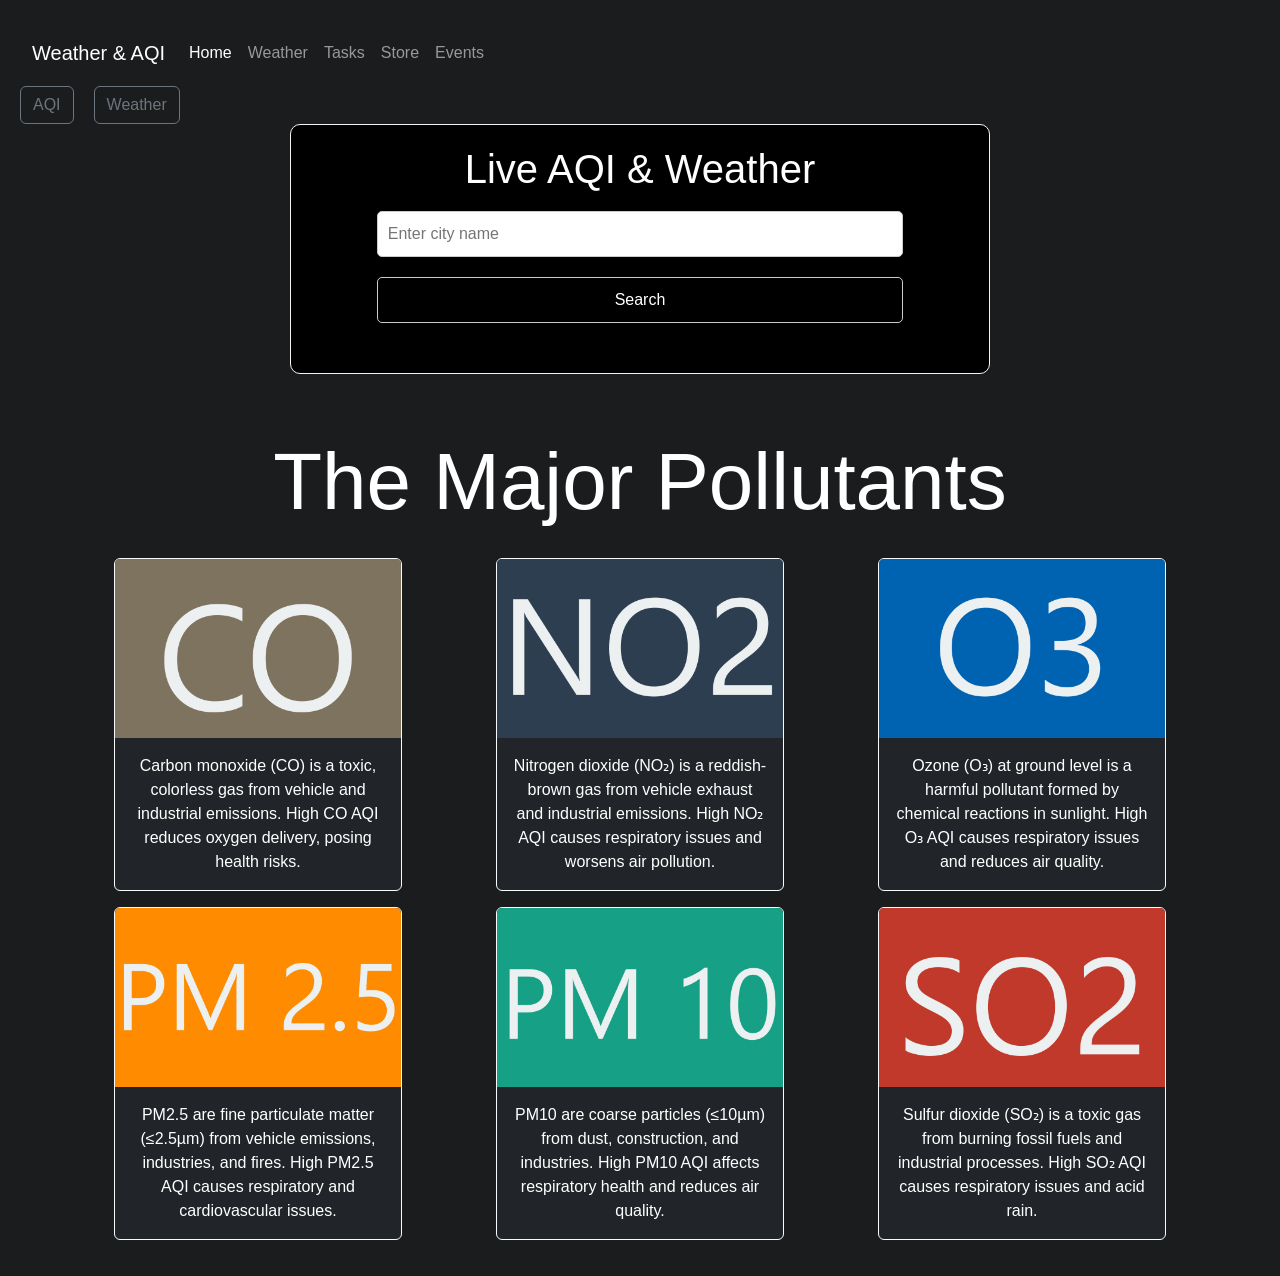
<file: index.html>
<!DOCTYPE html>
<html lang="en">
<head>
    <meta charset="UTF-8">
    <meta name="viewport" content="width=device-width, initial-scale=1.0">
    <title>Live AQI & Weather</title>
    <link href="https://cdn.jsdelivr.net/npm/bootstrap@5.3.3/dist/css/bootstrap.min.css" rel="stylesheet">
    <link rel="stylesheet" href="style1.css">
</head>
<body>

  <nav class="navbar navbar-expand-lg bg-transparent" data-bs-theme="dark">
    <div class="container-fluid">
      <a class="navbar-brand" href="#">Weather & AQI</a>
      <button class="navbar-toggler" type="button" data-bs-toggle="collapse" data-bs-target="#navbarNavDropdown">
        <span class="navbar-toggler-icon"></span>
      </button>
      <div class="collapse navbar-collapse" id="navbarNavDropdown">
        <ul class="navbar-nav">
          <li class="nav-item"><a class="nav-link active" href="#">Home</a></li>
          <li class="nav-item"><a class="nav-link" href="weather.html">Weather</a></li>
          <li class="nav-item"><a class="nav-link" href="tasks.html">Tasks</a></li>
          <li class="nav-item"><a class="nav-link" href="store.html">Store</a></li>
          <li class="nav-item"><a class="nav-link" href="events.html">Events</a></li>
        </ul>
      </div>
    </div>
  </nav>

  <div class="waa">
  <a href="#" type="button" class="btn btn-outline-secondary ">AQI</a>
  <a href="weather.html" type="button" class="btn btn-outline-secondary ">Weather</a>
</div>
  <div class="container">
    <h1>Live AQI & Weather</h1>
    <input type="text" id="cityInput" placeholder="Enter city name">
    <button id="searchButton">Search</button>
    
    <div id="resultsDiv" class="result"></div>
  </div>

  <br>
  <br>
  <p class="head1">The Major Pollutants</p>
  <div class="pl1">

  <div class="card text-bg-dark mb-3 border-light mb-3" style="width: 18rem;">
    <img src="co.jpg" class="card-img-top" alt="...">
    <div class="card-body">
      <p class="card-text">Carbon monoxide (CO) is a toxic, colorless gas from vehicle and industrial emissions. High CO AQI reduces oxygen delivery, posing health risks.</p>
    </div>
  </div>

  <div class="card text-bg-dark mb-3 border-light mb-3" style="width: 18rem;">
    <img src="NO2.jpg" class="card-img-top" alt="...">
    <div class="card-body">
      <p class="card-text">Nitrogen dioxide (NO₂) is a reddish-brown gas from vehicle exhaust and industrial emissions. High NO₂ AQI causes respiratory issues and worsens air pollution.</p>
    </div>
  </div>

  <div class="card text-bg-dark mb-3 border-light mb-3" style="width: 18rem;">
    <img src="O3.jpg" class="card-img-top" alt="...">
    <div class="card-body">
      <p class="card-text">Ozone (O₃) at ground level is a harmful pollutant formed by chemical reactions in sunlight. High O₃ AQI causes respiratory issues and reduces air quality.</p>
    </div>
  </div>
</div>

<div class="pl2">
  <div class="card text-bg-dark mb-3 border-light mb-3" style="width: 18rem;">
    <img src="PM2.5.jpg" class="card-img-top" alt="...">
    <div class="card-body">
      <p class="card-text">PM2.5 are fine particulate matter (≤2.5µm) from vehicle emissions, industries, and fires. High PM2.5 AQI causes respiratory and cardiovascular issues.</p>
    </div>
  </div>


  <div class="card text-bg-dark mb-3 border-light mb-3" style="width: 18rem;">
    <img src="PM10.jpg" class="card-img-top" alt="...">
    <div class="card-body">
      <p class="card-text">PM10 are coarse particles (≤10µm) from dust, construction, and industries. High PM10 AQI affects respiratory health and reduces air quality.</p>
    </div>
  </div>

  <div class="card text-bg-dark mb-3 border-light mb-3" style="width: 18rem;">
    <img src="SO2.jpg" class="card-img-top" alt="...">
    <div class="card-body">
      <p class="card-text">Sulfur dioxide (SO₂) is a toxic gas from burning fossil fuels and industrial processes. High SO₂ AQI causes respiratory issues and acid rain.</p>
    </div>
  </div>
</div>

  <script src="https://cdn.jsdelivr.net/npm/bootstrap@5.3.3/dist/js/bootstrap.bundle.min.js"></script>
  <script src="script2.js"></script>
</body>
</html>
</file>
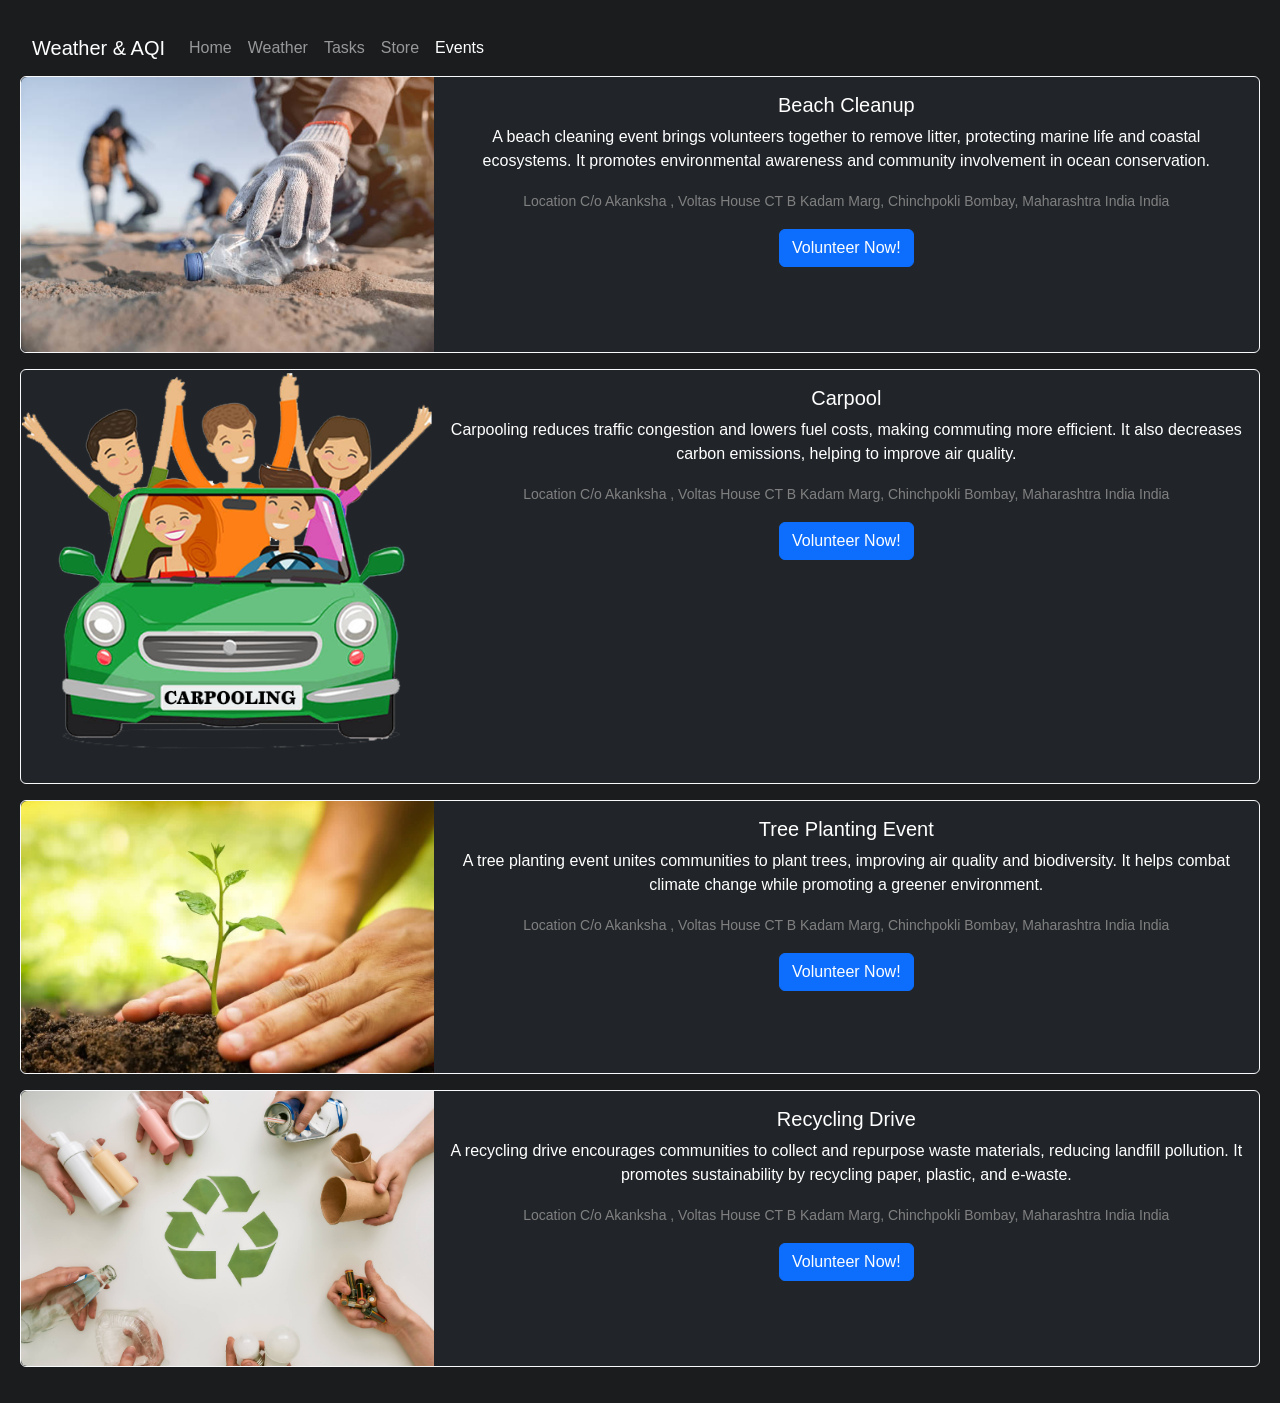
<file: events.html>
<!DOCTYPE html>
<html lang="en">
<head>
    <meta charset="UTF-8">
    <meta name="viewport" content="width=device-width, initial-scale=1.0">
    <title>Dashboard</title>
    <link href="https://cdn.jsdelivr.net/npm/bootstrap@5.3.3/dist/css/bootstrap.min.css" rel="stylesheet">
    <link rel="stylesheet" href="dashboard.css">
</head>
<body>
     
    <nav class="navbar navbar-expand-lg bg-transparent" data-bs-theme="dark">
        <div class="container-fluid">
          <a class="navbar-brand" href="#">Weather & AQI</a>
          <button class="navbar-toggler" type="button" data-bs-toggle="collapse" data-bs-target="#navbarNavDropdown">
            <span class="navbar-toggler-icon"></span>
          </button>
          <div class="collapse navbar-collapse" id="navbarNavDropdown">
            <ul class="navbar-nav">
              <li class="nav-item"><a class="nav-link" href="aqi1.html">Home</a></li>
              <li class="nav-item"><a class="nav-link" href="weather.html">Weather</a></li>
              <li class="nav-item"><a class="nav-link" href="tasks.html">Tasks</a></li>
              <li class="nav-item"><a class="nav-link" href="store.html">Store</a></li>
              <li class="nav-item"><a class="nav-link active" href="#">Events</a></li>
            </ul>
          </div>
        </div>
      </nav>

      <div class="card-body custom-card-text">
      <div class="card mb-3 text-bg-dark mb-3 border-light" style="max-width: 100vw;" >
        <div class="row g-0">
          <div class="col-md-4">
            <img src="beach.jpg" class="img-fluid rounded-start" alt="...">
          </div>
          <div class="col-md-8">
            <div class="card-body">
              <h5 class="card-title">Beach Cleanup</h5>
              <p class="card-text">A beach cleaning event brings volunteers together to remove litter, protecting marine life and coastal ecosystems. It promotes environmental awareness and community involvement in ocean conservation.</p>
              <p class="card-text"><small class="text-body-secondary" style="color: gray !important;">
                Location
C/o Akanksha , Voltas House CT B Kadam Marg, Chinchpokli Bombay, Maharashtra India India
                </small></p>
              <a href="#" class="btn btn-primary">Volunteer Now!</a>
            </div>
          </div>
        </div>
      </div>
    </div>

    <div class="card-body custom-card-text">
        <div class="card mb-3 text-bg-dark mb-3 border-light" style="max-width: 100vw;" >
          <div class="row g-0">
            <div class="col-md-4">
              <img src="carpool.png" class="img-fluid rounded-start" alt="...">
            </div>
            <div class="col-md-8">
              <div class="card-body">
                <h5 class="card-title">Carpool</h5>
                <p class="card-text">Carpooling reduces traffic congestion and lowers fuel costs, making commuting more efficient. It also decreases carbon emissions, helping to improve air quality.</p>
                <p class="card-text"><small class="text-body-secondary" style="color: gray !important;">
                  Location
  C/o Akanksha , Voltas House CT B Kadam Marg, Chinchpokli Bombay, Maharashtra India India
                  </small></p>
                <a href="#" class="btn btn-primary">Volunteer Now!</a>
              </div>
            </div>
          </div>
        </div>
      </div>

      <div class="card-body custom-card-text">
        <div class="card mb-3 text-bg-dark mb-3 border-light" style="max-width: 100vw;" >
          <div class="row g-0">
            <div class="col-md-4">
              <img src="tree.jpg" class="img-fluid rounded-start" alt="...">
            </div>
            <div class="col-md-8">
              <div class="card-body">
                <h5 class="card-title">Tree Planting Event</h5>
                <p class="card-text">A tree planting event unites communities to plant trees, improving air quality and biodiversity. It helps combat climate change while promoting a greener environment.</p>
                <p class="card-text"><small class="text-body-secondary" style="color: gray !important;">
                  Location
  C/o Akanksha , Voltas House CT B Kadam Marg, Chinchpokli Bombay, Maharashtra India India
                  </small></p>
                <a href="#" class="btn btn-primary">Volunteer Now!</a>
              </div>
            </div>
          </div>
        </div>
      </div>

      <div class="card-body custom-card-text">
        <div class="card mb-3 text-bg-dark mb-3 border-light" style="max-width: 100vw;" >
          <div class="row g-0">
            <div class="col-md-4">
              <img src="recycle.jpeg" class="img-fluid rounded-start" alt="...">
            </div>
            <div class="col-md-8">
              <div class="card-body">
                <h5 class="card-title">Recycling Drive</h5>
                <p class="card-text">A recycling drive encourages communities to collect and repurpose waste materials, reducing landfill pollution. It promotes sustainability by recycling paper, plastic, and e-waste.</p>
                <p class="card-text"><small class="text-body-secondary" style="color: gray !important;">
                  Location
  C/o Akanksha , Voltas House CT B Kadam Marg, Chinchpokli Bombay, Maharashtra India India
                  </small></p>
                <a href="#" class="btn btn-primary">Volunteer Now!</a>
              </div>
            </div>
          </div>
        </div>
      </div>

      <script src="https://cdn.jsdelivr.net/npm/bootstrap@5.3.3/dist/js/bootstrap.bundle.min.js"></script>
</body>
</html>
</file>
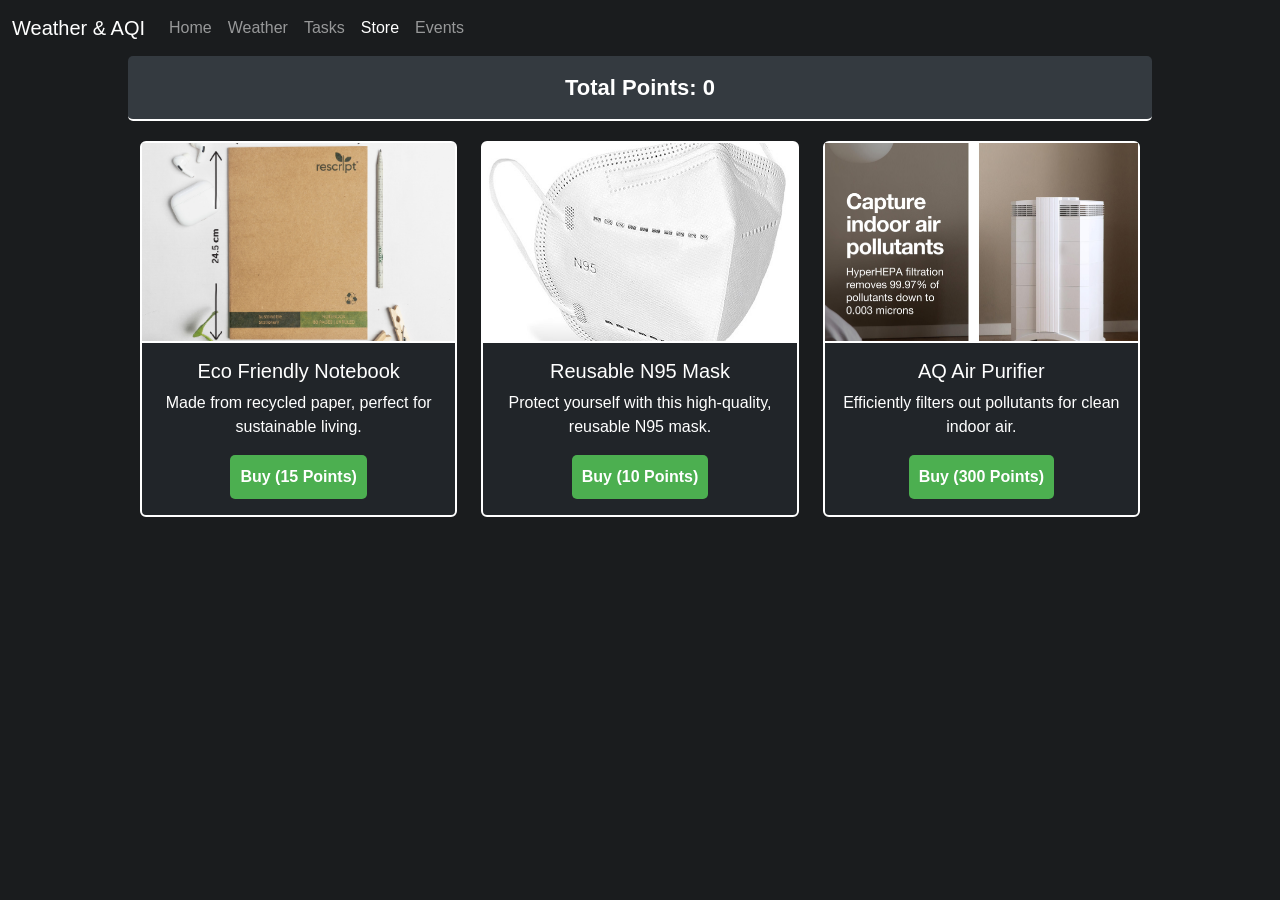
<file: store.html>
<!DOCTYPE html>
<html lang="en">
<head>
    <meta charset="UTF-8">
    <meta name="viewport" content="width=device-width, initial-scale=1.0">
    <title>Store</title>
    <link href="https://cdn.jsdelivr.net/npm/bootstrap@5.3.0-alpha1/dist/css/bootstrap.min.css" rel="stylesheet">
    <style>
        body {
            font-family: Arial, sans-serif;
            text-align: center;
            margin: 0;
            background-color: #1a1c1e;
            color: white;
        }

        .navbar {
            background-color: #343a40;
        }

        .points {
            font-size: 22px;
            font-weight: bold;
            padding: 15px;
            color: white;
            background-color: #343a40;
            border-bottom: 2px solid white;
            width: 80%;
            margin: auto;
            text-align: center;
            border-radius: 5px;
        }

        .shop-container {
            width: 80%;
            margin: 20px auto;
        }

        .card {
            background-color: #212529;
            border: 2px solid white;
            color: white;
            text-align: center;
        }

        .card img {
            width: 100%;
            height: 200px;
            object-fit: cover;
            border-bottom: 2px solid white;
        }

        .card button {
            background-color: #4CAF50;
            color: white;
            border: none;
            padding: 10px;
            cursor: pointer;
            border-radius: 5px;
            font-weight: bold;
        }

        .card button:hover {
            background-color: #45a049;
        }
    </style>
</head>
<body>

    <nav class="navbar navbar-expand-lg bg-transparent" data-bs-theme="dark">
        <div class="container-fluid">
            <a class="navbar-brand" href="#">Weather & AQI</a>
            <button class="navbar-toggler" type="button" data-bs-toggle="collapse" data-bs-target="#navbarNavDropdown">
                <span class="navbar-toggler-icon"></span>
            </button>
            <div class="collapse navbar-collapse" id="navbarNavDropdown">
                <ul class="navbar-nav">
                    <li class="nav-item"><a class="nav-link" href="aqi1.html">Home</a></li>
                    <li class="nav-item"><a class="nav-link" href="weather.html">Weather</a></li>
                    <li class="nav-item"><a class="nav-link" href="tasks.html">Tasks</a></li>
                    <li class="nav-item"><a class="nav-link active" href="store.html">Store</a></li>
                    <li class="nav-item"><a class="nav-link" href="events.html">Events</a></li>
                </ul>
            </div>
        </div>
    </nav>
    <p class="points">Total Points: <span id="totalPoints">0</span></p>

    <div class="container shop-container">
        <div class="row">
            <div class="col-md-4">
                <div class="card">
                    <img src="notebook.png" alt="Eco Friendly Notebook">
                    <div class="card-body">
                        <h5 class="card-title">Eco Friendly Notebook</h5>
                        <p class="card-text">Made from recycled paper, perfect for sustainable living.</p>
                        <button onclick="buyItem(15)">Buy (15 Points)</button>
                    </div>
                </div>
            </div>

            <div class="col-md-4">
                <div class="card">
                    <img src="mask.jpg" alt="Reusable N95 Mask">
                    <div class="card-body">
                        <h5 class="card-title">Reusable N95 Mask</h5>
                        <p class="card-text">Protect yourself with this high-quality, reusable N95 mask.</p>
                        <button onclick="buyItem(10)">Buy (10 Points)</button>
                    </div>
                </div>
            </div>

            <div class="col-md-4">
                <div class="card">
                    <img src="airpurifier.jpg" alt="AQ Air Purifier">
                    <div class="card-body">
                        <h5 class="card-title">AQ Air Purifier</h5>
                        <p class="card-text">Efficiently filters out pollutants for clean indoor air.</p>
                        <button onclick="buyItem(300)">Buy (300 Points)</button>
                    </div>
                </div>
            </div>
        </div>
    </div>

    <script>
    
let totalPoints = sessionStorage.getItem("totalPoints") ? parseInt(sessionStorage.getItem("totalPoints")) : 0;

const pointsDisplay = document.getElementById("totalPoints");

function updatePointsDisplay() {
    pointsDisplay.innerText = totalPoints;
    sessionStorage.setItem("totalPoints", totalPoints); 
}

function buyItem(cost) {
    if (totalPoints >= cost) {
        totalPoints -= cost;
        updatePointsDisplay();
        alert("You purchased the item!");
    } else {
        alert("Not enough points!");
    }
}

updatePointsDisplay();

    </script>

    <script src="https://cdn.jsdelivr.net/npm/bootstrap@5.3.0-alpha1/dist/js/bootstrap.bundle.min.js"></script>
</body>
</html>
</file>
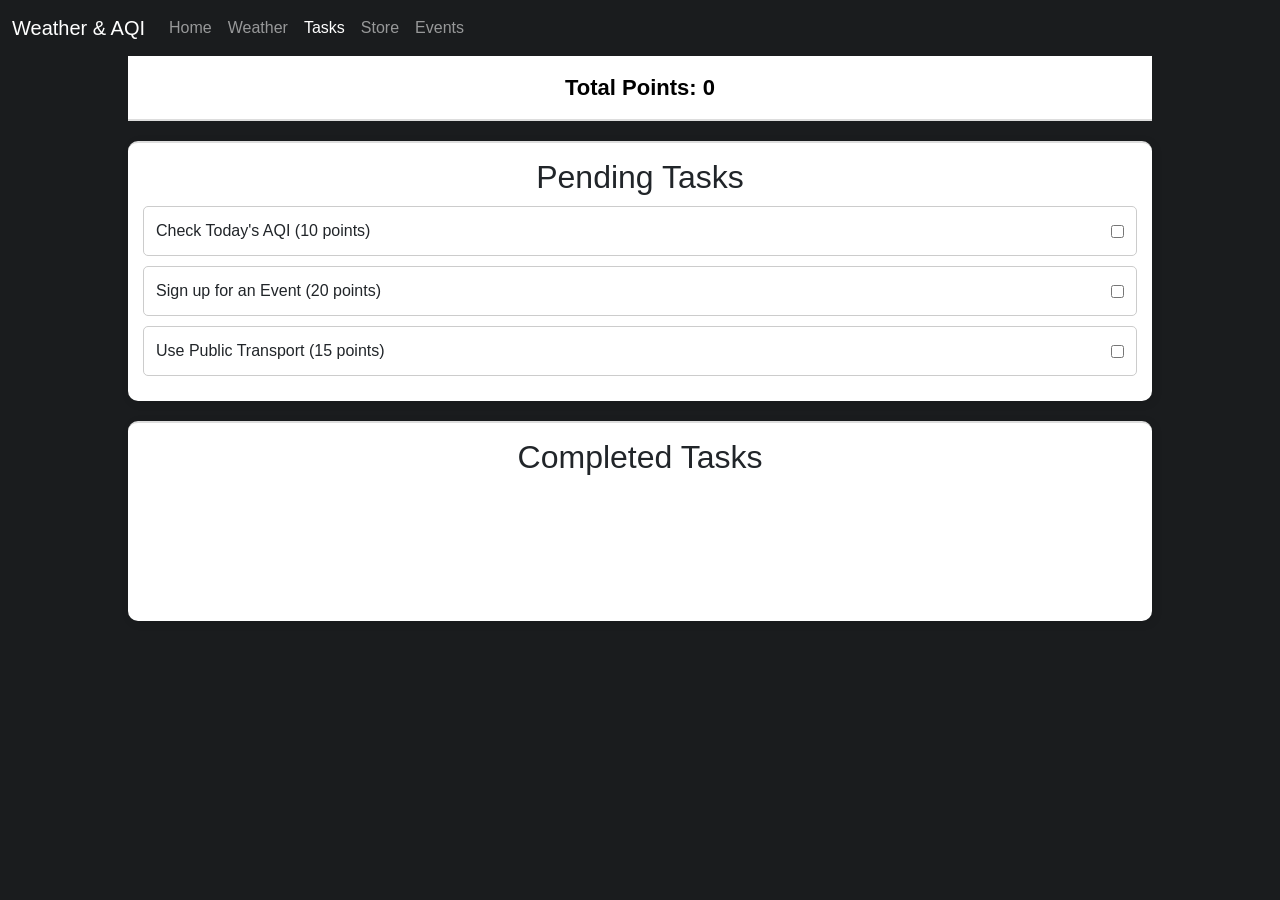
<file: tasks.html>
<!DOCTYPE html>
<html lang="en">
<head>
    <meta charset="UTF-8">
    <meta name="viewport" content="width=device-width, initial-scale=1.0">
    <title>Task Tracker</title>
    <link href="https://cdn.jsdelivr.net/npm/bootstrap@5.3.0-alpha1/dist/css/bootstrap.min.css" rel="stylesheet">
    <style>
        :root {
            --task-bg: #fff;
            --border-color: #ddd;
            --task-border: #ccc;
            --primary-color: black;
        }

        body {
            font-family: Arial, sans-serif;
            text-align: center;
            margin: 0;
            background-color: #1a1c1e;
        }

        .points {
            font-size: 22px;
            font-weight: bold;
            padding: 15px;
            color: var(--primary-color);
            background-color: var(--task-bg);
            border-bottom: 2px solid var(--border-color);
            width: 80%;
            margin: auto;
            text-align: center;
        }

        .column {
            width: 80%;
            margin: 20px auto;
            border-top: 2px solid var(--border-color);
            padding: 15px;
            background-color: var(--task-bg);
            min-height: 200px;
            box-shadow: 2px 2px 10px rgba(0, 0, 0, 0.1);
            border-radius: 10px;
        }

        .task {
            display: flex;
            justify-content: space-between;
            align-items: center;
            background-color: var(--task-bg);
            padding: 12px;
            margin: 10px 0;
            border: 1px solid var(--task-border);
            border-radius: 5px;
        }
    </style>
</head>
<body>

    <nav class="navbar navbar-expand-lg bg-transparent" data-bs-theme="dark">
        <div class="container-fluid">
            <a class="navbar-brand" href="#">Weather & AQI</a>
            <button class="navbar-toggler" type="button" data-bs-toggle="collapse" data-bs-target="#navbarNavDropdown">
                <span class="navbar-toggler-icon"></span>
            </button>
            <div class="collapse navbar-collapse" id="navbarNavDropdown">
                <ul class="navbar-nav">
                    <li class="nav-item"><a class="nav-link" href="aqi1.html">Home</a></li>
                    <li class="nav-item"><a class="nav-link" href="weather.html">Weather</a></li>
                    <li class="nav-item"><a class="nav-link active" href="tasks.html">Tasks</a></li>
                    <li class="nav-item"><a class="nav-link" href="store.html">Store</a></li>
                    <li class="nav-item"><a class="nav-link" href="events.html">Events</a></li>
                </ul>
            </div>
        </div>
    </nav>

    <p class="points">Total Points: <span id="totalPoints">0</span></p>

    <div id="taskSection">
        <div class="column" id="pendingTasks">
            <h2>Pending Tasks</h2>
        </div>
        <div class="column" id="completedTasks">
            <h2>Completed Tasks</h2>
        </div>
    </div>

    <script>
        sessionStorage.setItem("totalPoints", "0");

        let totalPoints = 0;
        const tasks = [
            { text: "Check Today's AQI", points: 10 },
            { text: "Sign up for an Event", points: 20 },
            { text: "Use Public Transport", points: 15 }
        ];

        const pendingContainer = document.getElementById("pendingTasks");
        const completedContainer = document.getElementById("completedTasks");
        const pointsDisplay = document.getElementById("totalPoints");

        function updatePointsDisplay() {
            pointsDisplay.innerText = totalPoints;
            sessionStorage.setItem("totalPoints", totalPoints);
        }

        function createTaskElement(task) {
            let div = document.createElement("div");
            div.classList.add("task");
            div.innerHTML = `
                <span>${task.text} (${task.points} points)</span>
                <input type="checkbox" data-points="${task.points}">
            `;
            div.querySelector("input").addEventListener("change", function() {
                let points = parseInt(this.getAttribute("data-points"));
                if (this.checked) {
                    totalPoints += points;
                    completedContainer.appendChild(div);
                } else {
                    totalPoints -= points;
                    pendingContainer.appendChild(div);
                }
                updatePointsDisplay();
            });
            return div;
        }

        tasks.forEach(task => {
            pendingContainer.appendChild(createTaskElement(task));
        });

        updatePointsDisplay();
    </script>

</body>
</html>
</file>
<file: style1.css>
body {
    font-family: Arial, sans-serif;
    background-color: #1a1c1e;
    text-align: center;
    padding: 20px;
    color: white;
}
.container {
    max-width: 700px;
    margin: auto;
    background: black;
    padding: 20px;
    border-radius: 10px;
    color: black;
    border: 1px solid whitesmoke;
}
input, button {
    padding: 10px;
    width: 80%;
    margin: 10px;
    border: 1px solid #ccc;
    border-radius: 5px;
}
button {
    background-color: transparent;
    color: white;
    cursor: pointer;
}
button:hover {
    opacity: 0.8;
}
.result {
    margin-top: 20px;
    text-align: center;
}
.aqi-container, .weather-container, .forecast-container {
    background: #f8f9fa;
    padding: 15px;
    margin-top: 15px;
    border-radius: 8px;
    box-shadow: 0 0 10px rgba(0, 0, 0, 0.1);
}
.data-grid {
    display: grid;
    grid-template-columns: repeat(2, 1fr);
    gap: 10px;
    text-align: left;
}
.weather-icon {
    width: 50px;
    height: 50px;
}
ul {
    list-style-type: none;
    padding: 0;
}
li {
    padding: 5px 0;
}


h1 {
    color: white;
}
h2 {
    color: white;
}

.waa {
        display: flex;
        flex-direction: row;
        justify-content: left;
        gap: 20px;
}

.pl1 {
    display: flex;
    justify-content: space-evenly;
}

.pl2 {
    display: flex;
    justify-content: space-evenly;
}

.head1 {
    font-size: 80px;
}
</file>
<file: dashboard.css>
body {
    font-family: Arial, sans-serif;
    background-color: #1a1c1e;
    text-align: center;
    padding: 20px;
    color: white;
}
</file>
